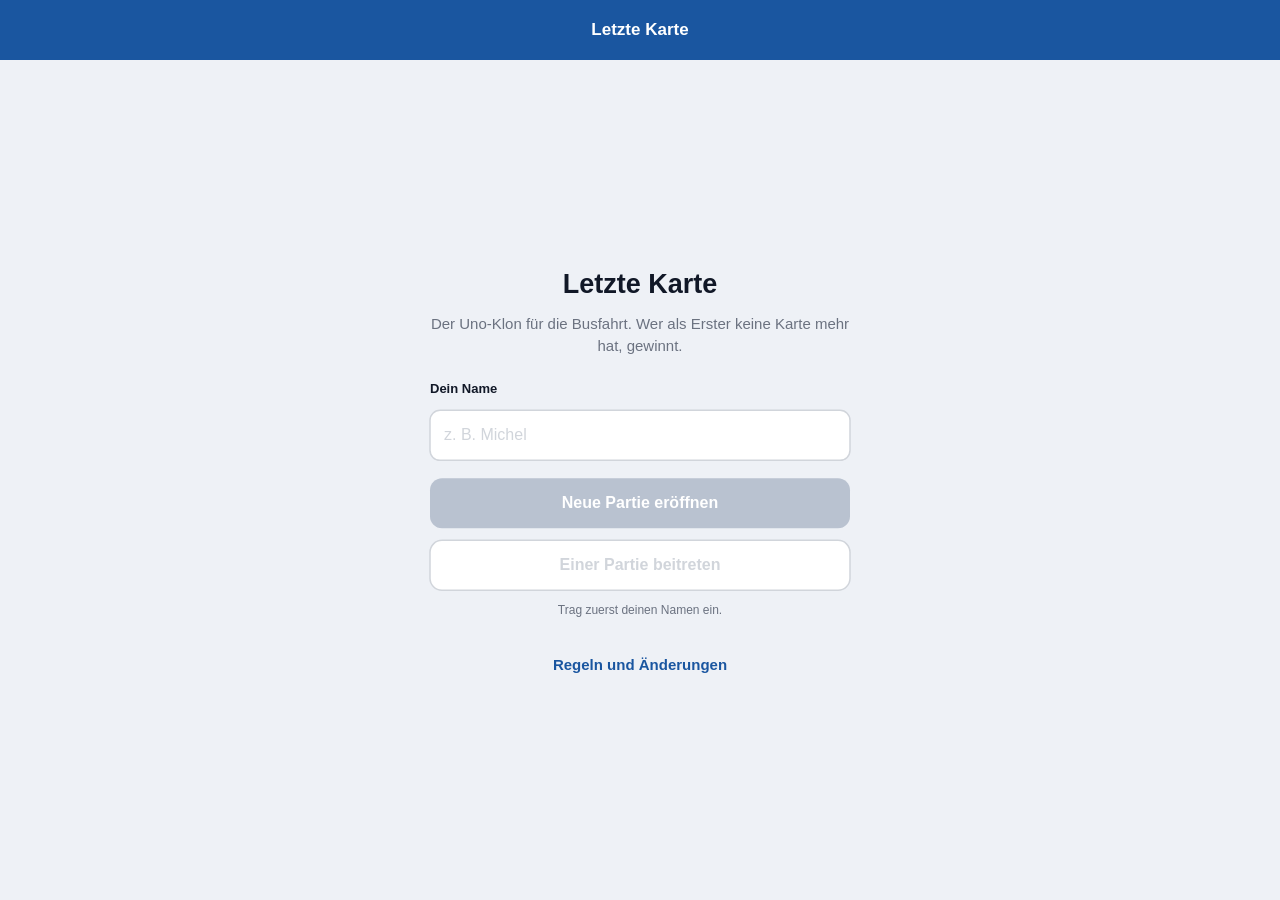
<file: letzte-karte/pflege/test-harness.html>
<!DOCTYPE html>
<html lang="de">
<head>
<meta charset="UTF-8">
<meta name="viewport" content="width=device-width, initial-scale=1.0, maximum-scale=1.0, viewport-fit=cover">
<title>Letzte Karte — Testfassung</title>
<meta name="theme-color" content="#1a56a0">
<link rel="stylesheet" href="../style.css?v=1.0">
</head>
<body>

<!--
  ==========================================================================
  NUR ZUM TESTEN. Diese Seite ist NICHT das Spiel.
  ==========================================================================
  Sie lädt dieselben Dateien wie `index.html`, ersetzt aber Firebase durch
  eine Attrappe im Arbeitsspeicher (`firebase-attrappe.js`). Damit läuft die
  komplette Oberfläche im Vorschaufenster, wo der Zugriff auf googleapis
  gesperrt ist.

  Es fehlt bewusst der Service Worker: eine Testseite soll sich nicht in den
  Browsercache des Spiels einnisten.

  ⚠️ Die Sicherheitsregeln sind hier NICHT wirksam. Wer prüfen will, ob
  fremde Hände wirklich verschlossen sind, braucht echtes Firebase mit
  eingespielten Rules.
  ==========================================================================
-->

<canvas id="buehne"></canvas>
<input id="tastatur-proxy" type="text" autocomplete="off" autocorrect="off"
       autocapitalize="off" spellcheck="false" aria-hidden="true" tabindex="-1">

<script src="firebase-attrappe.js"></script>
<!-- Muss NACH der Attrappe kommen: hier entstehen `db` und `auth`, und die
     sollen aus der Attrappe stammen, nicht aus dem echten Firebase. -->
<script src="../firebase-config.js"></script>
<script src="../karten.js"></script>
<script src="../regeln.js"></script>
<script src="../bots.js"></script>
<script src="../../quartett/ui.js"></script>
<script src="../game-service.js"></script>
<script src="../bildschirme.js"></script>
<script src="../app.js"></script>
</body>
</html>
</file>
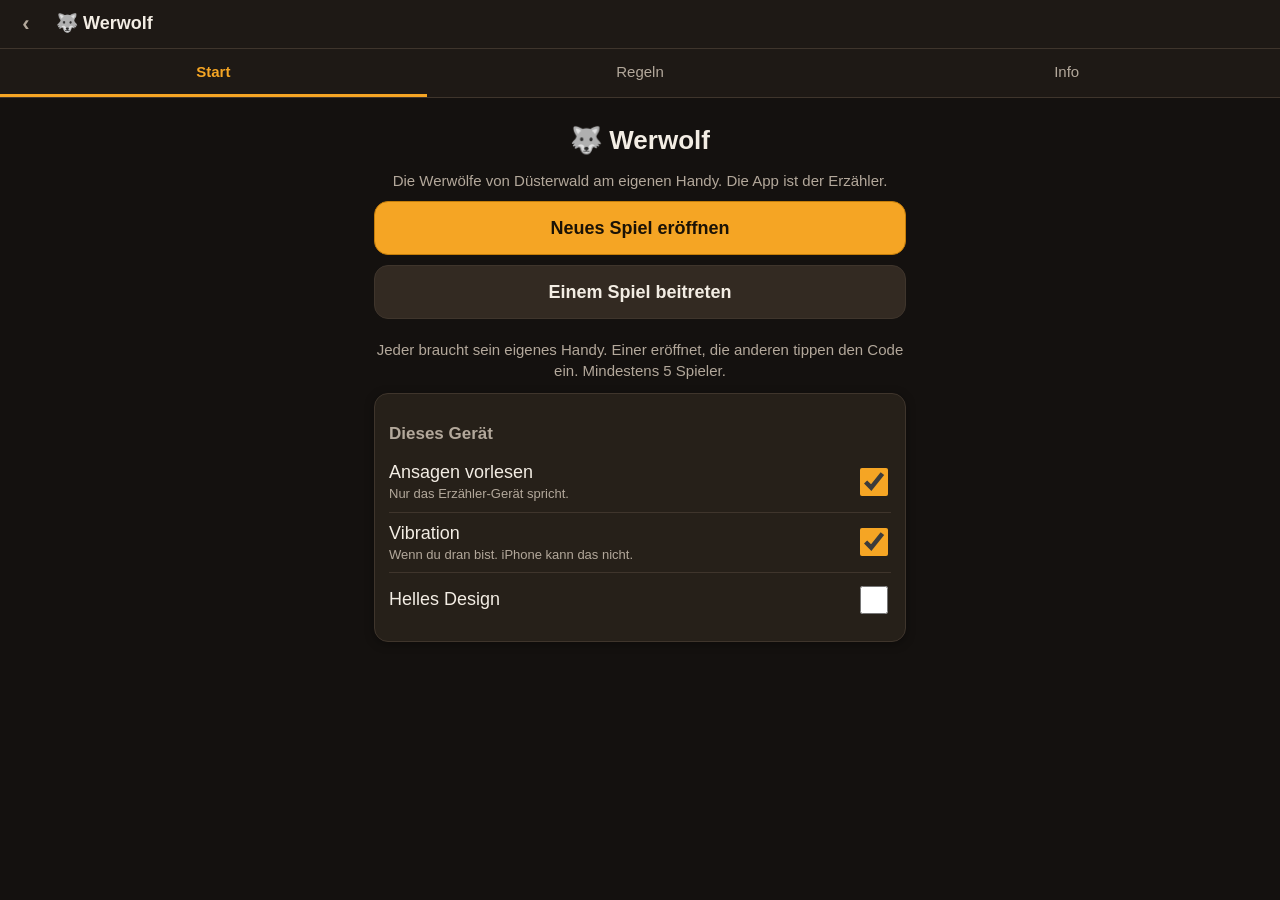
<file: werwolf/pflege/client.html>
<!DOCTYPE html>
<html lang="de">
<head>
<meta charset="UTF-8">
<meta name="viewport" content="width=device-width, initial-scale=1.0">
<title>Werwolf — Testgerät</title>
<link rel="stylesheet" href="../style.css?v=1.0">
</head>
<body>
<!--
  NUR ZUM TESTEN. Ein „Handy" im Testrahmen (test-harness.html). Lädt dieselben
  Dateien wie ../index.html, ersetzt aber Firebase durch die Attrappe. Die uid
  kommt aus der Adresse (?uid=...). Kein Service Worker.
-->
<div id="app">
  <div class="oben">
    <header class="kopf" id="kopf"></header>
    <nav class="reiter" id="reiter"></nav>
  </div>
  <main id="inhalt"><p class="leise mitte">Verbinde …</p></main>
  <div id="erzaehler"></div>
  <div id="meldung" hidden></div>
</div>
<script src="firebase-attrappe.js"></script>
<script src="../firebase-config.js"></script>
<script src="../rollen.js"></script>
<script src="../regeln.js"></script>
<script src="../sprecher.js"></script>
<script src="../game-service.js"></script>
<script src="../bildschirme.js"></script>
<script src="../app.js"></script>
</body>
</html>
</file>
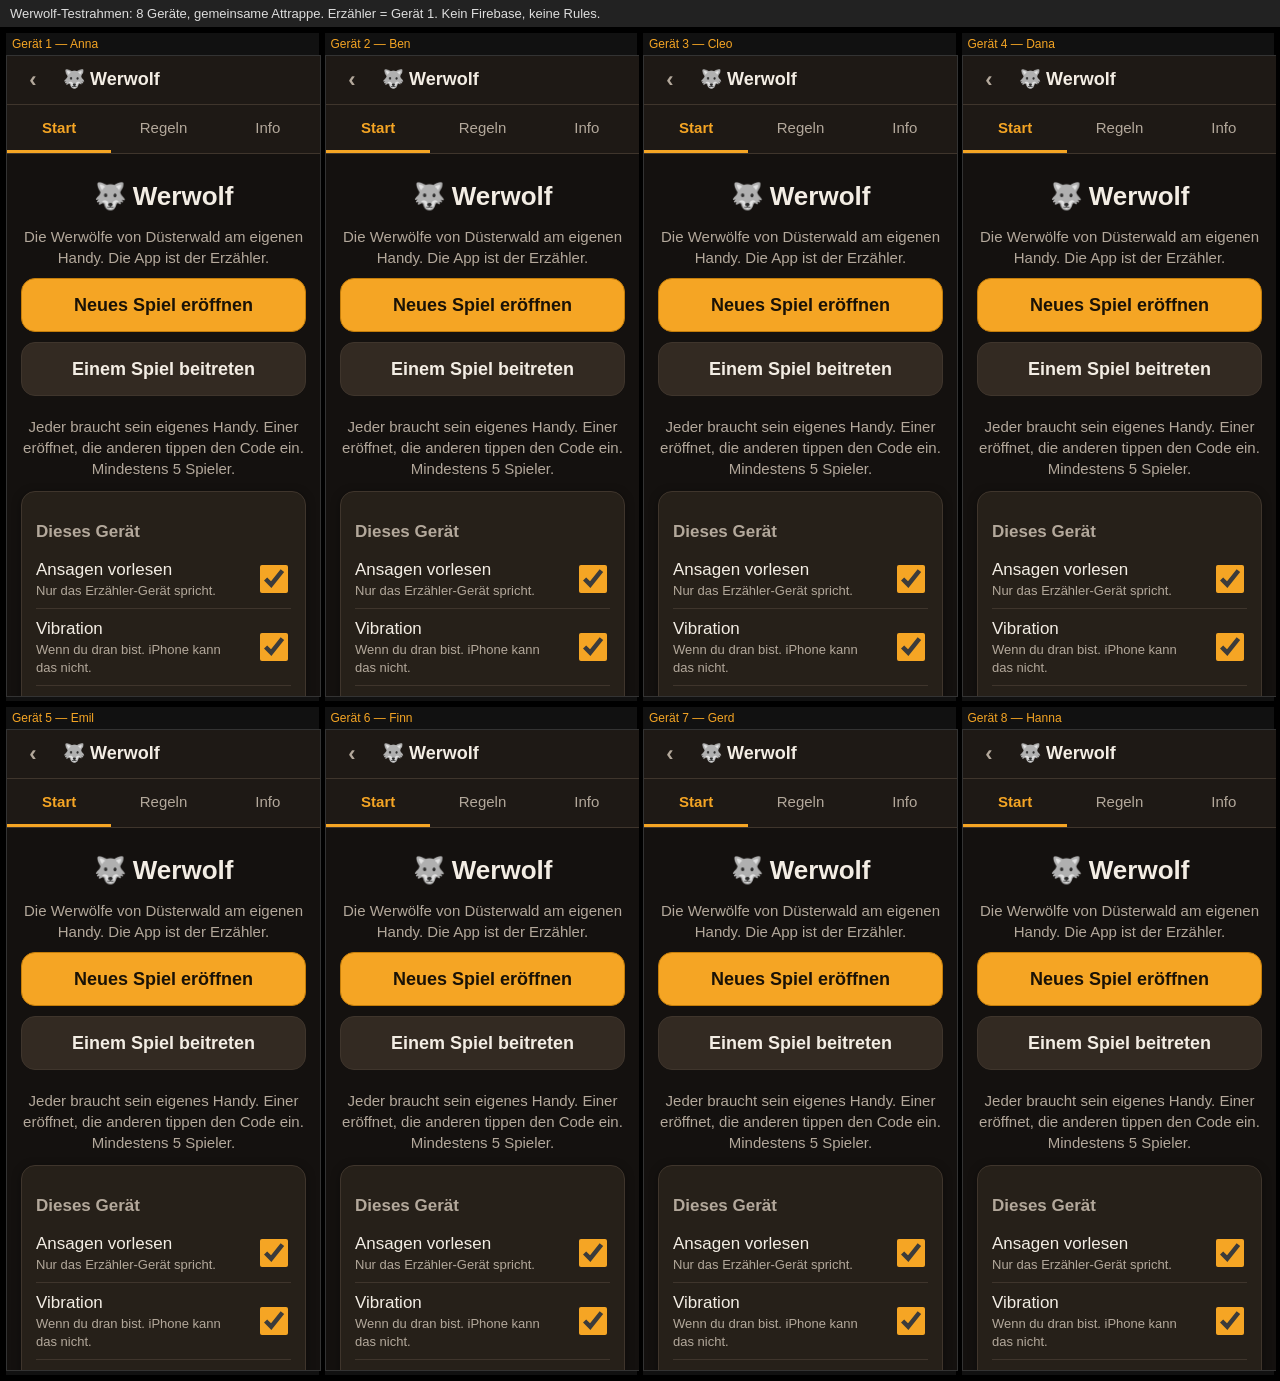
<file: werwolf/pflege/test-harness.html>
<!DOCTYPE html>
<html lang="de">
<head>
<meta charset="UTF-8">
<title>Werwolf — Testrahmen (8 Geräte)</title>
<style>
  body { margin: 0; background: #000; font-family: sans-serif; color: #ddd; }
  .leiste { padding: 6px 10px; font-size: 13px; background: #222; }
  .geraete { display: grid; grid-template-columns: repeat(4, 1fr); gap: 6px; padding: 6px; }
  .geraet { background: #111; }
  .geraet .name { font-size: 12px; padding: 4px 6px; color: #f5a524; }
  iframe { width: 100%; height: 640px; border: 1px solid #333; background: #14110f; }
</style>
</head>
<body>
<!--
  NUR ZUM TESTEN. Acht „Handys" nebeneinander, alle an derselben Attrappe im
  Arbeitsspeicher dieses Fensters (window.__werwolfBus). Gerät 1 ist der
  Erzähler. Die Sicherheitsregeln sind hier NICHT wirksam.
-->
<div class="leiste">Werwolf-Testrahmen: 8 Geräte, gemeinsame Attrappe. Erzähler = Gerät 1. Kein Firebase, keine Rules.</div>
<div class="geraete" id="geraete"></div>
<script>
  window.__werwolfBus = null;  // Marker: hier wohnt der Bus
  const NAMEN = ['Anna', 'Ben', 'Cleo', 'Dana', 'Emil', 'Finn', 'Gerd', 'Hanna'];
  const wurzel = document.getElementById('geraete');
  NAMEN.forEach(function (n, i) {
    const d = document.createElement('div');
    d.className = 'geraet';
    d.innerHTML = '<div class="name">Gerät ' + (i + 1) + ' — ' + n + '</div>';
    const f = document.createElement('iframe');
    f.id = 'g' + (i + 1);
    f.src = 'client.html?uid=u_' + n;
    d.appendChild(f);
    wurzel.appendChild(d);
  });
</script>
</body>
</html>
</file>
<file: letzte-karte/style.css>
/* ============================================================================
   style.css — Letzte Karte
   ----------------------------------------------------------------------------
   Seit dem Umbau auf eine Zeichenfläche gibt es fast nichts mehr zu gestalten:
   die gesamte Oberfläche wird in ui.js gezeichnet, Farben und Maße stehen dort
   als Konstanten. Hier bleibt nur, was das Dokument selbst betrifft — die
   Fläche formatfüllend zu halten und das versteckte Eingabefeld aus dem Weg zu
   räumen, ohne es dem Browser wegzunehmen.
============================================================================ */

html, body {
  margin: 0;
  padding: 0;
  width: 100%;
  height: 100%;
  overflow: hidden;                 /* gerollt wird innerhalb der Zeichenfläche */
  background: #eef1f6;              /* muss zu F.hintergrund in quartett/ui.js passen (hell) */
  font-family: -apple-system, BlinkMacSystemFont, "Segoe UI", Roboto, Helvetica, Arial, sans-serif;
  overscroll-behavior: none;        /* kein Gummiband beim Wischen am Rand */
}

/* Die CSS-Größe MUSS hier stehen. Ohne sie bestimmt das width/height-Attribut
   des Canvas seine Layoutgröße, ui.js liest diese Layoutgröße zurück und setzt
   daraus wieder das Attribut — eine Rückkopplung, die sich mit jedem Bild
   verdoppelt. (Genau so passiert: nach wenigen Bildern stand die Fläche auf
   2457600 px und kein Bedienelement war mehr zu treffen.) */
/* ⚠️ Die Höhe MUSS die untere Sicherheitszone abziehen. Im Dokumentenkopf
   steht `viewport-fit=cover`, damit legt iOS die Fläche unter den
   Home-Indicator — und genau dort sitzt seit dem Rundenmodus die feste
   Fußleiste mit dem wichtigsten Knopf des Spiels. Am Rechner fiel das nie
   auf: dort ist die Zone null Pixel hoch.
   Die drei Zeilen sind eine Kaskade, nicht drei Versuche: alte Geräte
   nehmen die erste, iOS ab 11 die zweite, ab 15.4 die dritte. */
#buehne {
  display: block;
  width: 100vw;
  /* Nach UNTEN weicht die Fläche dem Home-Indicator, nach OBEN der
     Statusleiste beziehungsweise dem Notch. Der obere Versatz kommt als
     margin, damit die Zeichenfläche darunter beginnt statt darunter zu
     verschwinden — und wird von der Höhe wieder abgezogen, sonst schöbe er
     die Rundenleiste am unteren Rand aus dem Bild. */
  margin-top: env(safe-area-inset-top, 0px);
  height: 100vh;
  height: calc(100vh - env(safe-area-inset-bottom, 0px) - env(safe-area-inset-top, 0px));
  height: calc(100dvh - env(safe-area-inset-bottom, 0px) - env(safe-area-inset-top, 0px));
  touch-action: none;               /* kein Doppeltipp-Zoom, kein Mitscrollen */
  -webkit-tap-highlight-color: transparent;
  -webkit-user-select: none;
  user-select: none;
}

/* Der Tastatur-Stellvertreter muss für den Browser ein echtes, fokussierbares
   Feld im Sichtbereich sein — nur dann öffnet iOS die Bildschirmtastatur.
   Deshalb NICHT display:none, visibility:hidden oder weit außerhalb des
   Bildes: damit würde der Fokus verweigert. Stattdessen durchsichtig, einen
   Pixel groß und ohne Zeigerereignisse. Die 16 px Schriftgröße verhindern,
   dass iOS beim Fokussieren in das Feld hineinzoomt. */
#tastatur-proxy {
  position: fixed;
  top: 0;
  left: 0;
  width: 1px;
  height: 1px;
  padding: 0;
  border: 0;
  outline: none;
  opacity: 0;
  font-size: 16px;
  background: transparent;
  color: transparent;
  caret-color: transparent;
  pointer-events: none;
  z-index: -1;
}
</file>
<file: werwolf/style.css>
/* ==========================================================================
   Werwolf — Stil
   ==========================================================================
   Dunkel als Vorgabe: gespielt wird abends im Halbdunkel. Warmer Akzent
   (Bernstein), große Tippflächen (mindestens 52 px), nichts Kleines.
   Alles über Variablen — `body.hell` dreht die Flächen um.
   ========================================================================== */

:root {
  --bg: #14110f;
  --bg2: #1e1915;
  --karte: #262019;
  --karte-hell: #332a22;
  --rand: #3f352c;
  --text: #f3ede4;
  --text2: #b3a89b;
  --akzent: #f5a524;
  --akzent-dunkel: #c47d0a;
  --auf-akzent: #1a1206;
  --rot: #e0533f;
  --gruen: #6cc070;
  --blau: #5aa0e6;
  --nacht: #0b0d1a;
  --radius: 14px;
  --schatten: 0 2px 10px rgba(0, 0, 0, 0.35);
}

body.hell {
  --bg: #f4efe6;
  --bg2: #ebe4d8;
  --karte: #ffffff;
  --karte-hell: #fff6e5;
  --rand: #d8cdbb;
  --text: #221b14;
  --text2: #6b6055;
  --akzent: #d98a00;
  --akzent-dunkel: #a86800;
  --auf-akzent: #ffffff;
  --nacht: #2c2f4a;
  --schatten: 0 2px 8px rgba(0, 0, 0, 0.12);
}

* { box-sizing: border-box; }

html, body {
  margin: 0;
  padding: 0;
  background: var(--bg);
  color: var(--text);
  font-family: -apple-system, BlinkMacSystemFont, "Segoe UI", Roboto, sans-serif;
  font-size: 17px;
  line-height: 1.4;
  min-height: 100%;
  -webkit-text-size-adjust: 100%;
}

body.nacht { background: var(--nacht); }

button, input, select {
  font: inherit;
  color: inherit;
}

/* ---------- Kopf ---------- */

.kopf {
  display: flex;
  align-items: center;
  justify-content: space-between;
  gap: 10px;
  padding: 10px 14px;
  padding-top: max(10px, env(safe-area-inset-top));
  background: var(--bg2);
  border-bottom: 1px solid var(--rand);
}
/* Kopf und Reiter kleben ZUSAMMEN oben — ein fester `top`-Wert für die
   Reiter passte nicht, sobald die Kopfhöhe abweicht (safe-area auf dem iPhone). */
.oben { position: sticky; top: 0; z-index: 5; }
.kopf .titel { font-weight: 700; font-size: 18px; display: flex; align-items: center; gap: 8px; }
.kopf .titel a {
  color: var(--text2); text-decoration: none; font-size: 22px;
  display: inline-flex; align-items: center; justify-content: center;
  min-width: 44px; min-height: 44px; margin: -8px 0 -8px -10px;
}
.kopf .code {
  font-family: ui-monospace, "SF Mono", Menlo, monospace;
  letter-spacing: 2px;
  font-size: 15px;
  color: var(--akzent);
  background: var(--karte);
  padding: 6px 10px;
  border-radius: 8px;
  border: 1px solid var(--rand);
}

.reiter {
  display: flex;
  background: var(--bg2);
  border-bottom: 1px solid var(--rand);
}
.reiter button {
  flex: 1;
  background: none;
  border: none;
  border-bottom: 3px solid transparent;
  padding: 12px 6px;
  color: var(--text2);
  font-size: 15px;
  min-height: 48px;
  cursor: pointer;
}
.reiter button.aktiv { color: var(--akzent); border-bottom-color: var(--akzent); font-weight: 600; }

/* ---------- Inhalt ---------- */

main {
  max-width: 560px;
  margin: 0 auto;
  padding: 16px 14px 120px;
}
main.mit-leiste { padding-bottom: 200px; }

h1 { font-size: 26px; margin: 8px 0 12px; }
h2 { font-size: 20px; margin: 18px 0 8px; }
h3 { font-size: 17px; margin: 14px 0 6px; color: var(--text2); font-weight: 600; }
p { margin: 8px 0; }
.leise { color: var(--text2); font-size: 15px; }
.mitte { text-align: center; }
.gross { font-size: 22px; font-weight: 700; }
.riesig { font-size: 42px; font-weight: 800; letter-spacing: 4px; font-family: ui-monospace, "SF Mono", Menlo, monospace; }

.karte {
  background: var(--karte);
  border: 1px solid var(--rand);
  border-radius: var(--radius);
  padding: 14px;
  margin: 12px 0;
  box-shadow: var(--schatten);
}
.karte.akzent { border-color: var(--akzent); }
.karte.rot { border-color: var(--rot); }

/* ---------- Knöpfe ---------- */

.btn {
  display: block;
  width: 100%;
  min-height: 54px;
  padding: 12px 16px;
  margin: 10px 0;
  border-radius: var(--radius);
  border: 1px solid var(--rand);
  background: var(--karte-hell);
  color: var(--text);
  font-size: 18px;
  font-weight: 600;
  text-align: center;
  cursor: pointer;
  -webkit-tap-highlight-color: transparent;
}
.btn:active { transform: scale(0.98); }
.btn:disabled { opacity: 0.45; cursor: default; transform: none; }
.btn.primaer { background: var(--akzent); color: var(--auf-akzent); border-color: var(--akzent-dunkel); }
.btn.gefahr { background: transparent; color: var(--rot); border-color: var(--rot); }
.btn.klein { min-height: 44px; font-size: 15px; padding: 8px 12px; margin: 6px 0; }
.btn.leise { background: transparent; color: var(--text2); }

.reihe { display: flex; gap: 10px; align-items: center; }
.reihe > * { flex: 1; }
.reihe .btn { margin: 6px 0; }

/* ---------- Formulare ---------- */

label.feld { display: block; margin: 12px 0 4px; color: var(--text2); font-size: 15px; }
input[type="text"], input[type="number"], select {
  width: 100%;
  min-height: 54px;
  padding: 10px 14px;
  border-radius: var(--radius);
  border: 1px solid var(--rand);
  background: var(--bg);
  color: var(--text);
  font-size: 18px;
}
input.code-feld { text-transform: uppercase; letter-spacing: 4px; font-family: ui-monospace, "SF Mono", Menlo, monospace; text-align: center; font-size: 24px; }

.schalter {
  display: flex;
  align-items: center;
  justify-content: space-between;
  gap: 12px;
  min-height: 54px;
  padding: 8px 0;
  border-bottom: 1px solid var(--rand);
}
.schalter:last-child { border-bottom: none; }
label.schalter { cursor: pointer; -webkit-tap-highlight-color: transparent; }
.schalter .txt { flex: 1; }
.schalter .txt small { display: block; color: var(--text2); font-size: 13px; }
.schalter input[type="checkbox"] { width: 28px; height: 28px; accent-color: var(--akzent); }
.schalter select { width: auto; min-width: 140px; min-height: 44px; font-size: 15px; }

/* ---------- Listen ---------- */

.liste { list-style: none; margin: 0; padding: 0; }
.liste li {
  display: flex;
  align-items: center;
  gap: 10px;
  min-height: 54px;
  padding: 8px 4px;
  border-bottom: 1px solid var(--rand);
}
.liste li:last-child { border-bottom: none; }
.liste .name { flex: 1; font-size: 18px; }
.liste .tot .name { text-decoration: line-through; color: var(--text2); }
.liste .rolle { color: var(--text2); font-size: 14px; }
.liste .icon { font-size: 22px; width: 32px; text-align: center; }
.liste .mini {
  min-width: 44px; min-height: 44px; border-radius: 10px;
  border: 1px solid var(--rand); background: var(--karte-hell); color: var(--text);
  font-size: 18px; cursor: pointer;
}
.liste .mini.rot { color: var(--rot); }
.liste .zaehler { min-width: 36px; text-align: center; font-weight: 700; color: var(--akzent); font-size: 18px; }

/* Wahlliste: große Tippflächen für die Nacht und die Abstimmung. */
.wahl { list-style: none; margin: 0; padding: 0; }
.wahl li { margin: 8px 0; }
.wahl button {
  width: 100%;
  min-height: 58px;
  padding: 10px 14px;
  border-radius: var(--radius);
  border: 2px solid var(--rand);
  background: var(--karte);
  color: var(--text);
  font-size: 19px;
  text-align: left;
  display: flex;
  align-items: center;
  gap: 10px;
  cursor: pointer;
}
.wahl button .n { flex: 1; }
.wahl button .z { color: var(--text2); font-size: 14px; }
.wahl button.gewaehlt { border-color: var(--akzent); background: var(--karte-hell); }
.wahl button.gewaehlt::after { content: "✓"; color: var(--akzent); font-weight: 700; font-size: 22px; }
.wahl button:disabled { opacity: 0.5; }

/* ---------- Rollen-Auswahl ---------- */

.rollen-zeile {
  display: flex;
  align-items: center;
  gap: 10px;
  min-height: 60px;
  padding: 6px 0;
  border-bottom: 1px solid var(--rand);
}
.rollen-zeile:last-child { border-bottom: none; }
.rollen-zeile .icon { font-size: 26px; width: 36px; text-align: center; }
.rollen-zeile .txt { flex: 1; }
.rollen-zeile .txt small { display: block; color: var(--text2); font-size: 13px; line-height: 1.3; }
.rollen-zeile .mini {
  width: 46px; height: 46px; border-radius: 12px;
  border: 1px solid var(--rand); background: var(--karte-hell); color: var(--text);
  font-size: 22px; cursor: pointer;
}
.rollen-zeile .mini:disabled { opacity: 0.3; }
.rollen-zeile .zahl { min-width: 28px; text-align: center; font-weight: 700; font-size: 20px; }

.balance {
  display: flex; align-items: center; gap: 10px; margin: 10px 0;
}
.balance .balken { flex: 1; height: 10px; border-radius: 5px; background: linear-gradient(90deg, var(--rot), var(--rand) 50%, var(--gruen)); position: relative; }
.balance .marke { position: absolute; top: -5px; width: 20px; height: 20px; border-radius: 50%; background: var(--akzent); border: 2px solid var(--bg); transform: translateX(-50%); }

.hinweis { padding: 10px 12px; border-radius: 10px; margin: 8px 0; font-size: 15px; }
.hinweis.warn { background: rgba(224, 83, 63, 0.15); border: 1px solid var(--rot); }
.hinweis.info { background: rgba(245, 165, 36, 0.12); border: 1px solid var(--akzent); }
.hinweis.ok { background: rgba(108, 192, 112, 0.12); border: 1px solid var(--gruen); }

/* ---------- Rollenkarte (halten zum Sehen) ---------- */

.rollenkarte {
  position: relative;
  min-height: 300px;
  border-radius: 20px;
  border: 2px solid var(--akzent);
  background: var(--karte);
  display: flex;
  flex-direction: column;
  align-items: center;
  justify-content: center;
  text-align: center;
  padding: 20px;
  margin: 16px 0;
  user-select: none;
  -webkit-user-select: none;
  -webkit-touch-callout: none;
  touch-action: none;
  cursor: pointer;
  overflow: hidden;
}
.rollenkarte .rueckseite { position: absolute; inset: 0; display: flex; flex-direction: column; align-items: center; justify-content: center; gap: 10px; background: var(--karte); }
.rollenkarte .rueckseite .symbol { font-size: 60px; }
.rollenkarte .vorderseite { display: none; }
.rollenkarte.offen .rueckseite { display: none; }
.rollenkarte.offen .vorderseite { display: block; }
.rollenkarte .icon { font-size: 72px; line-height: 1; margin-bottom: 8px; }
.rollenkarte .rname { font-size: 30px; font-weight: 800; color: var(--akzent); }
.rollenkarte .team { color: var(--text2); font-size: 15px; margin-bottom: 10px; }
.rollenkarte .beschreibung { font-size: 16px; }
.rollenkarte .extra { margin-top: 12px; font-size: 16px; color: var(--blau); }

/* ---------- Nacht ---------- */

.nachtbild {
  text-align: center;
  padding: 30px 10px;
}
.nachtbild .mond { font-size: 80px; line-height: 1; }
.nachtbild h1 { margin-top: 12px; }
.nachtbild .schritt { color: var(--akzent); font-size: 20px; margin-top: 8px; }

.aufgabe h2 { color: var(--akzent); }

/* ---------- Tag / Timer ---------- */

.uhr {
  font-size: 56px;
  font-weight: 800;
  text-align: center;
  font-family: ui-monospace, "SF Mono", Menlo, monospace;
  letter-spacing: 2px;
  margin: 10px 0;
}
.uhr.knapp { color: var(--rot); }

.tote-liste { list-style: none; padding: 0; margin: 8px 0; }
.tote-liste li { padding: 10px 0; border-bottom: 1px solid var(--rand); font-size: 18px; }
.tote-liste li:last-child { border-bottom: none; }
.tote-liste .rolle { color: var(--text2); font-size: 15px; }

/* ---------- Ende ---------- */

.sieger { text-align: center; padding: 20px 10px; }
.sieger .symbol { font-size: 70px; line-height: 1; }
.sieger h1 { color: var(--akzent); margin: 10px 0 4px; }

.chronik { list-style: none; padding: 0; margin: 0; font-size: 15px; }
.chronik li { padding: 6px 0; border-bottom: 1px solid var(--rand); display: flex; gap: 10px; }
.chronik li:last-child { border-bottom: none; }
.chronik .wo { color: var(--akzent); min-width: 64px; font-weight: 600; }

/* ---------- Erzähler-Leiste (nur Host) ---------- */

.erzaehler {
  position: fixed;
  left: 0; right: 0; bottom: 0;
  background: var(--bg2);
  border-top: 2px solid var(--akzent);
  padding: 10px 14px;
  padding-bottom: max(10px, env(safe-area-inset-bottom));
  z-index: 10;
  box-shadow: 0 -4px 16px rgba(0, 0, 0, 0.4);
}
.erzaehler .inner { max-width: 560px; margin: 0 auto; }
.erzaehler .ansage { font-size: 15px; color: var(--text2); margin-bottom: 6px; display: flex; align-items: center; gap: 8px; }
.erzaehler .ansage .punkt { width: 10px; height: 10px; border-radius: 50%; background: var(--akzent); flex: none; }
.erzaehler .btn { margin: 6px 0; }

/* ---------- Fehler / Meldung ---------- */

.meldung {
  position: fixed;
  top: 70px; left: 50%;
  transform: translateX(-50%);
  background: var(--rot);
  color: #fff;
  padding: 12px 18px;
  border-radius: 12px;
  z-index: 20;
  max-width: 90%;
  box-shadow: var(--schatten);
  font-size: 15px;
}

.fussnote { color: var(--text2); font-size: 13px; text-align: center; margin-top: 20px; }

@media (min-width: 600px) {
  body { font-size: 18px; }
}

/* Quer gehaltenes Handy: nur ~375 px hoch. Kopf, Reiter und Erzähler-Leiste
   nahmen zusammen 239 px — es blieben 136 px für den Inhalt. */
@media (max-height: 450px) {
  .kopf { padding-top: max(4px, env(safe-area-inset-top)); padding-bottom: 4px; }
  .reiter button { min-height: 40px; padding: 8px 6px; }
  .erzaehler { padding-top: 6px; }
  .erzaehler .ansage { white-space: nowrap; overflow: hidden; text-overflow: ellipsis; margin-bottom: 2px; }
  .erzaehler .ansage span:last-child { overflow: hidden; text-overflow: ellipsis; }
  .erzaehler .btn { min-height: 44px; margin: 4px 0; font-size: 16px; padding: 8px 12px; }
  .erzaehler .btn.klein { min-height: 40px; }
  main.mit-leiste { padding-bottom: 140px; }
}
</file>
